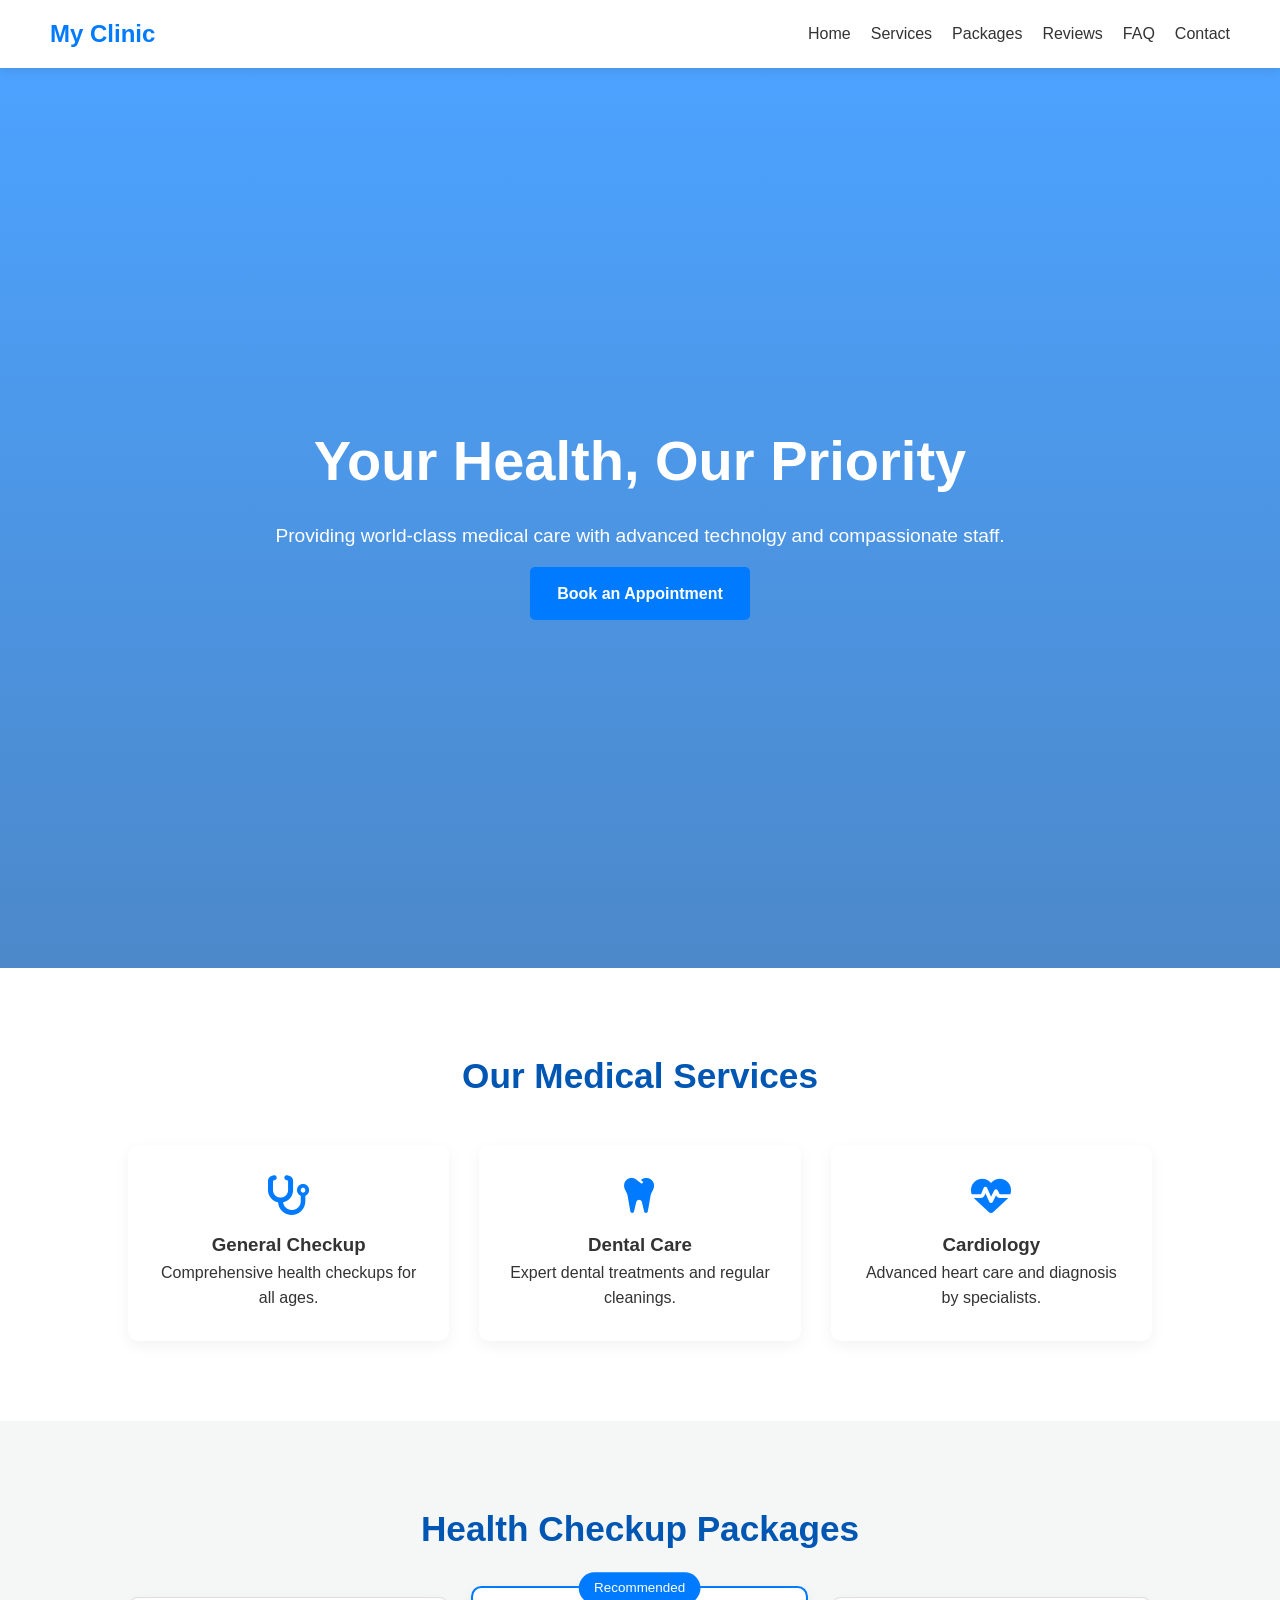
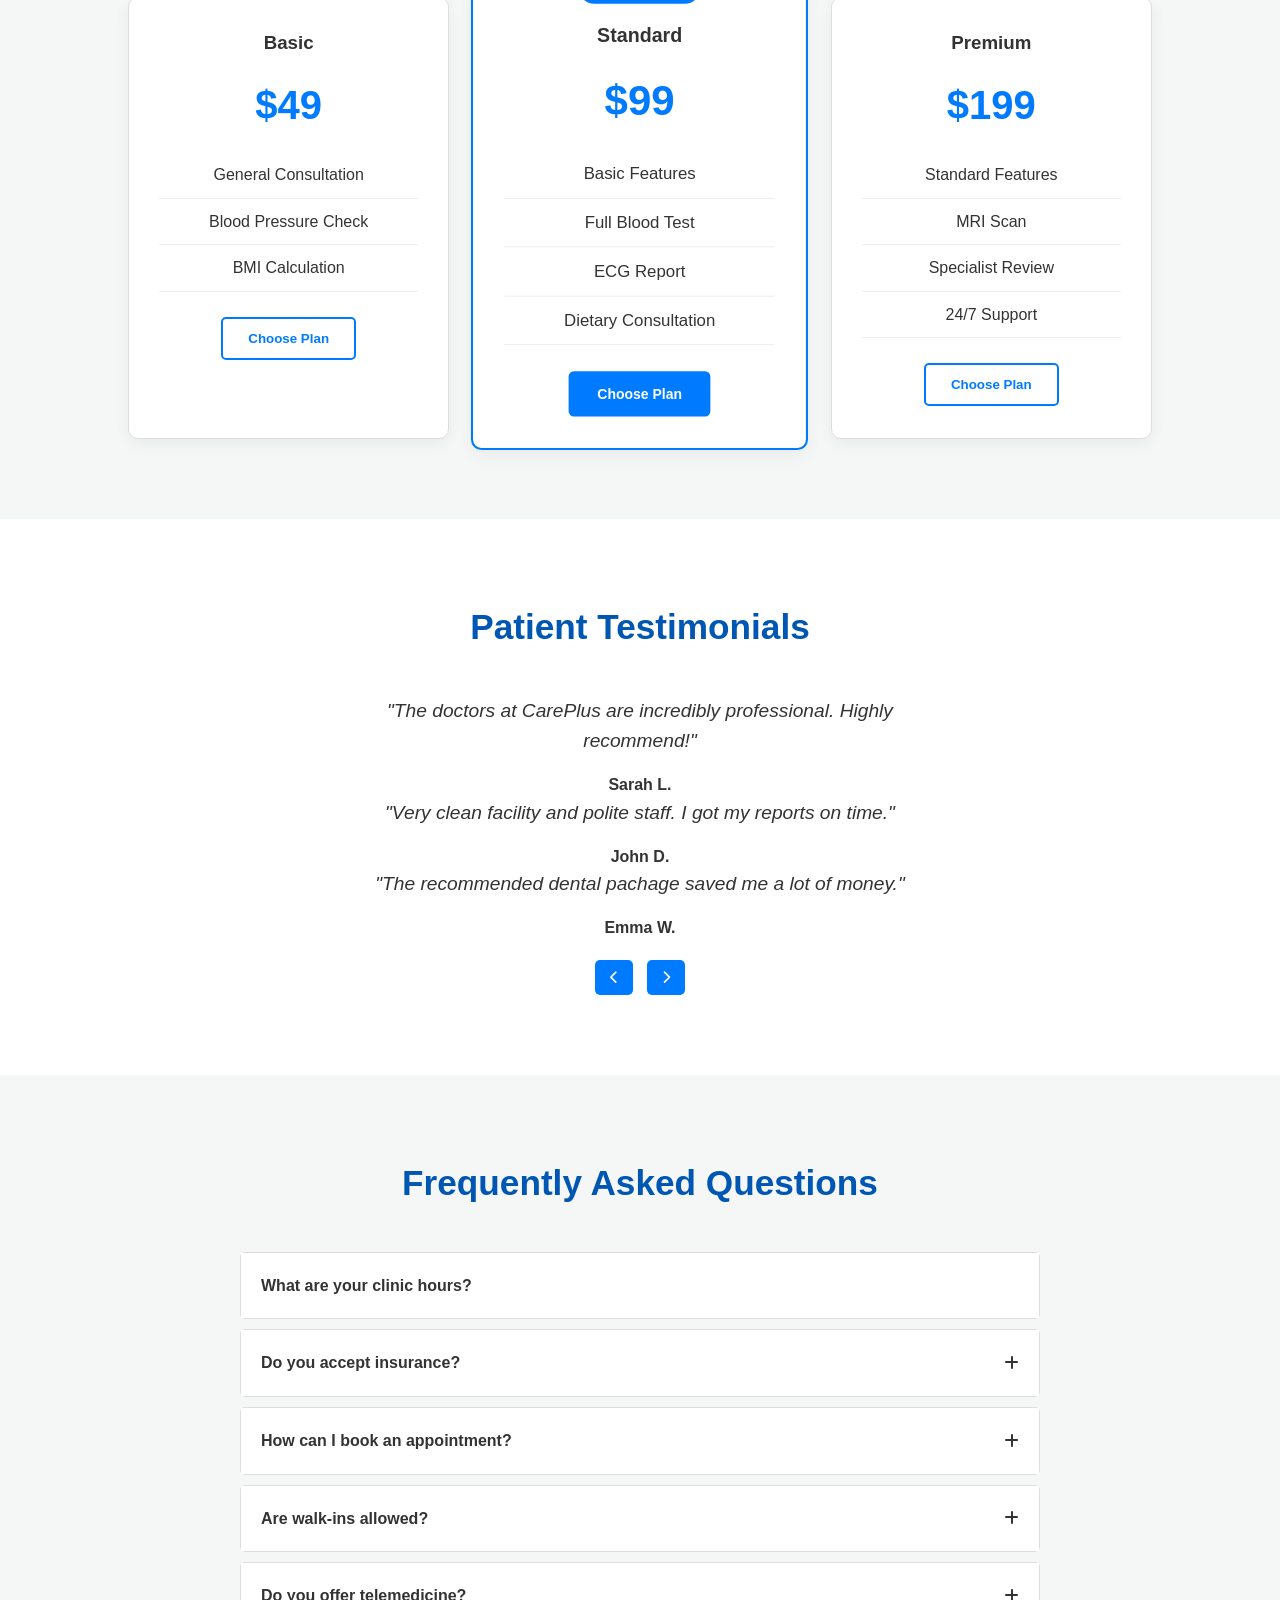
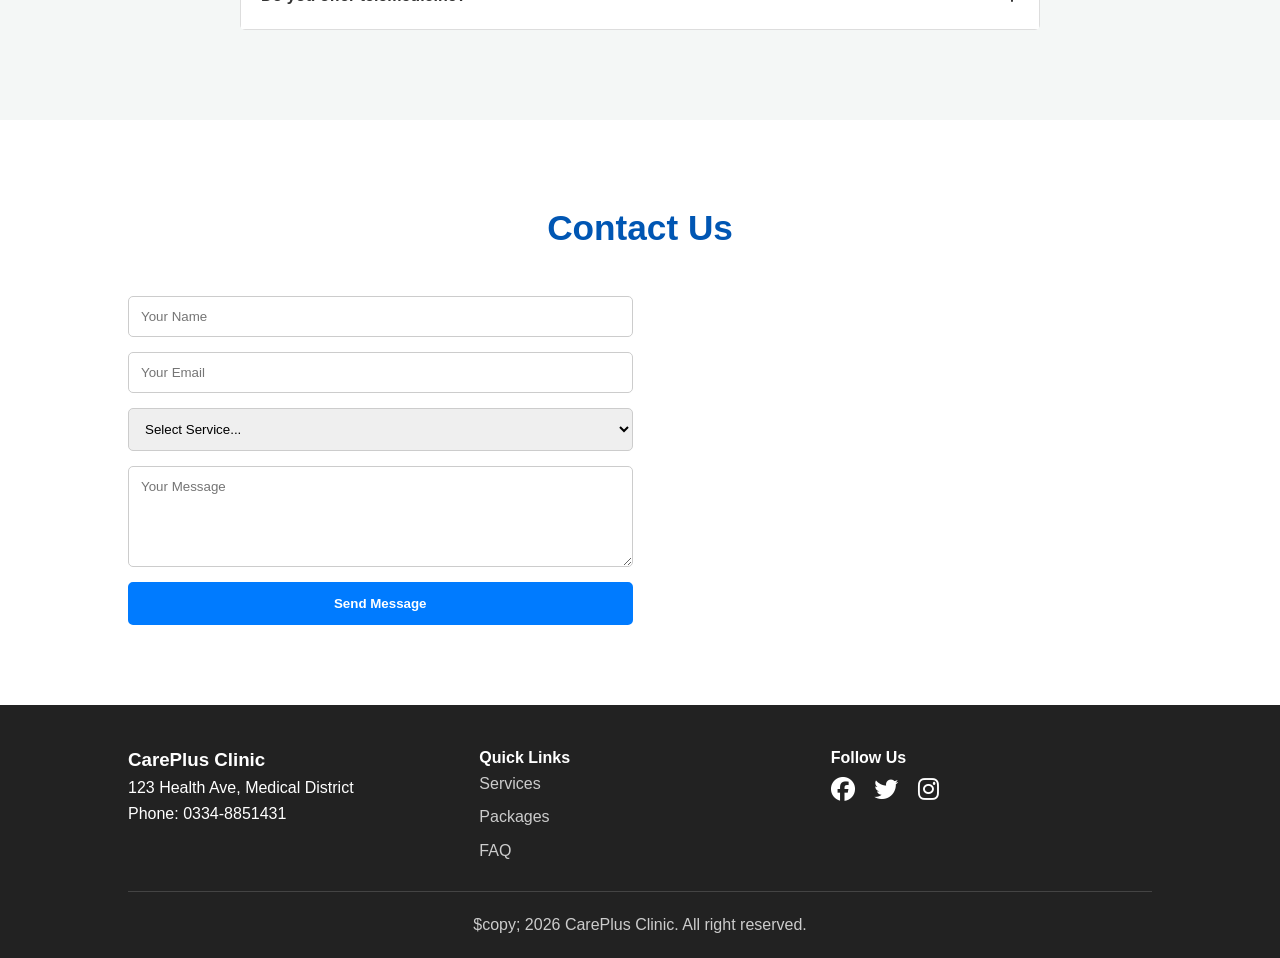
<file: index.html>
<!DOCTYPE html>
<html lang="en">

<head>
    <meta charset="UTF-8">
    <meta name="viewport" content="width=device-width, initial-scale=1.0">
    <title>My Clinic Page </title>
    <link rel="stylesheet" href="style.css">
    <!-- FontAwesom for Icon -->
    <link rel="stylesheet" href="https://cdnjs.cloudflare.com/ajax/libs/font-awesome/6.4.0/css/all.min.css">

</head>

<body>
    <!-- 1. Sticky Navigation -->
    <header class="navbar">
        <div class="logo"> My Clinic </div>
        <nav>
            <ul class="nav-links">
                <li><a href="#hero" class="active">Home</a></li>
                <li><a href="#sevices">Services</a></li>
                <li><a href="#pricing">Packages</a></li>
                <li><a href="#testimonials">Reviews</a></li>
                <li><a href="#faq">FAQ</a></li>
                <li><a href="#contact">Contact</a></li>
            </ul>
        </nav>
        <div class="hamburger">
            <i class="fas fa-bars"></i>
        </div>
    </header>
    <!-- 2. Hero Section -->
    <section id="hero">
        <div class="hero-content">
            <h1>Your Health, Our Priority</h1>
            <p>Providing world-class medical care with advanced technolgy and compassionate staff.</p>
            <a href="#contact" class="cta-btn">Book an Appointment</a>
        </div>
    </section>
    <!-- 3. Services Section -->
    <section id="services" class="section">
        <h2>Our Medical Services</h2>
        <div class="grid-container">
            <div class="card service-card">
                <i class="fas fa-stethoscope"></i>
                <h3>General Checkup</h3>
                <p>Comprehensive health checkups for all ages.</p>
            </div>
            <div class="card service-card">
                <i class="fas fa-tooth"></i>
                <h3>Dental Care</h3>
                <p>Expert dental treatments and regular cleanings.</p>
            </div>
            <div class="card service-card">
                <i class="fas fa-heartbeat"></i>
                <h3>Cardiology</h3>
                <p>Advanced heart care and diagnosis by specialists.</p>
            </div>
        </div>
    </section>
    <!-- 4. Pricing Table (Health Packages) -->
    <section id="pricing" class="section bg-light">
        <h2>Health Checkup Packages</h2>
        <div class="grid-container">
            <div class="card pricing-card">
                <h3>Basic</h3>
                <div class="price">$49</div>
                <ul>
                    <li>General Consultation</li>
                    <li>Blood Pressure Check</li>
                    <li>BMI Calculation</li>
                </ul>
                <button class="cta-btn outline">Choose Plan</button>
            </div>
            <div class="card pricing-card recommended">
                <div class="badge">Recommended</div>
                <h3>Standard</h3>
                <div class="price">$99</div>
                <ul>
                    <li>Basic Features</li>
                    <li>Full Blood Test</li>
                    <li>ECG Report</li>
                    <li>Dietary Consultation</li>
                </ul>
                <button class="cta-btn">Choose Plan</button>
            </div>
            <div class="card pricing-card">
                <h3>Premium</h3>
                <div class="price">$199</div>
                <ul>
                    <li>Standard Features</li>
                    <li>MRI Scan</li>
                    <li>Specialist Review</li>
                    <li>24/7 Support</li>
                </ul>
                <button class="cta-btn outline">Choose Plan</button>
            </div>
        </div>
    </section>
    <!-- 5. Testimonials Slider -->
    <section id="testimonials" class="section">
        <h2>Patient Testimonials</h2>
        <div class="slider-container">
            <div class="slide active-slide">
                <p>"The doctors at CarePlus are incredibly professional. Highly recommend!"</p>
                <h4>Sarah L.</h4>
            </div>
            <div class="slide">
                <p>"Very clean facility and polite staff. I got my reports on time."</p>
                <h4>John D.</h4>
            </div>
            <div class="slide">
                <p>"The recommended dental pachage saved me a lot of money."</p>
                <h4>Emma W.</h4>
            </div>
            <div class="slider-controls">
                <button id="prevBtn"><i class="fas fa-chevron-left"></i></button>
                <button id="nexBtn"><i class="fas fa-chevron-right"></i></button>
            </div>
        </div>
    </section>
    <!-- 6. FAQ Accordion -->
    <section id="faq" class="section bg-light">
        <h2>Frequently Asked Questions</h2>
        <div class="faq-container">
            <div class="faq-item">
                <div class="faq-question">What are your clinic hours?<i fas fa-plus></i></div>
                <div class="faq-answer">
                    <p>We are open Monday to Saturday, from 8:00 AM to 8:00 PM.</p>
                </div>
            </div>
            <div class="faq-item">
                <div class="faq-question">Do you accept insurance?<i class="fas fa-plus"></i></div>
                <div class="faq-answer">
                    <p>Yes, we accept most major health insurance plans</p>
                </div>
            </div>
            <div class="faq-item">
                <div class="faq-question">How can I book an appointment?<i class="fas fa-plus"></i></div>
                <div class="faq-answer">
                    <p>You can book online through our contact form or call us directly.</p>
                </div>
            </div>
            <div class="faq-item">
                <div class="faq-question">Are walk-ins allowed?<i class="fas fa-plus"></i></div>
                <div class="faq-answer">
                    <p>Yes, but we recommend booking an appointment to avoid waiting.</p>
                </div>
            </div>
            <div class="faq-item">
                <div class="faq-question">Do you offer telemedicine?<i class="fas fa-plus"></i></div>
                <div class="faq-answer">
                    <p>Yes, online consultations are available for certain specialists.</p>
                </div>
            </div>
        </div>
    </section>
    <!-- 7. Contact Section -->
    <section id="contact" class="section">
        <h2>Contact Us</h2>
        <div class="contact-container">
            <form class="contact-form">
                <input type="text" placeholder="Your Name" required>
                <input type="email" placeholder="Your Email" required>
                <select required>
                    <option value="">Select Service...</option>
                    <option value="general">General Checkup</option>
                    <option value="dental">Dental</option>
                    <option value="cardio">Cardiology</option>
                </select>
                <textarea rows="5" placeholder="Your Message" required></textarea>
                <button type="submit" class="cta-btn">Send Message</button>
            </form>
            <div class="map-container">
                <!-- Embedded Google Map -->
                <iframe src="https://mapcarta.com/N4464943200/Map" allowfullscreen="" loading="lazy"></iframe>
            </div>
        </div>
    </section>
    <!-- 8. Footer -->
    <footer>
        <div class="footer-content">
            <div class="footer-info">
                <h3>CarePlus Clinic</h3>
                <p>123 Health Ave, Medical District<br>Phone: 0334-8851431</p>
            </div>
            <div class="footer-links">
                <h4>Quick Links</h4>
                <a href="#services">Services</a>
                <a href="#pricing">Packages</a>
                <a href="#faq">FAQ</a>
            </div>
            <div class="footer-social">
                <h4>Follow Us</h4>
                <a href="#"><i class="fab fa-facebook"></i></a>
                <a href="#"><i class="fab fa-twitter"></i></a>
                <a href="#"><i class="fab fa-instagram"></i></a>
            </div>
        </div>
        <div class="footer-bottom">$copy; 2026 CarePlus Clinic. All right reserved.</div>
    </footer>

    <script src="script.js"></script>
</body>

</html>
</file>
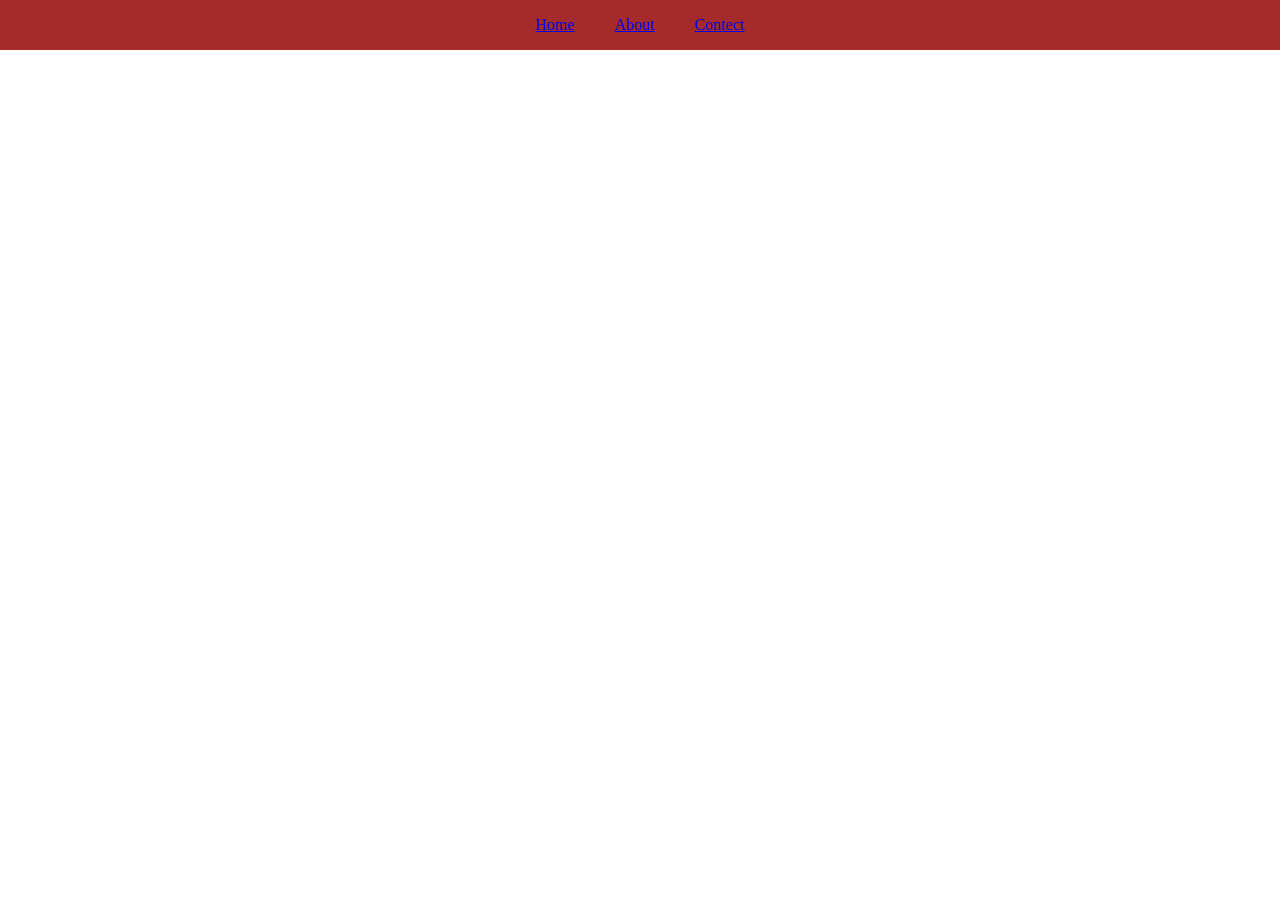
<file: Practice 1/Index.html>
<!DOCTYPE html>
<html lang="en">

<head>
    <meta charset="UTF-8">
    <meta name="viewport" content="width=device-width, initial-scale=1.0">
    <link rel="stylesheet" href="Style.css">
    <title>Practic Page 1</title>
</head>

<body>
    <div class="wrapper">
        <div class="navbar">
            <div><a href="#">Home</a></div>
            <div><a href="#">About</a></div>
            <div><a href="#">Contect</a></div>
        </div>
    </div>
</body>

</html>
</file>
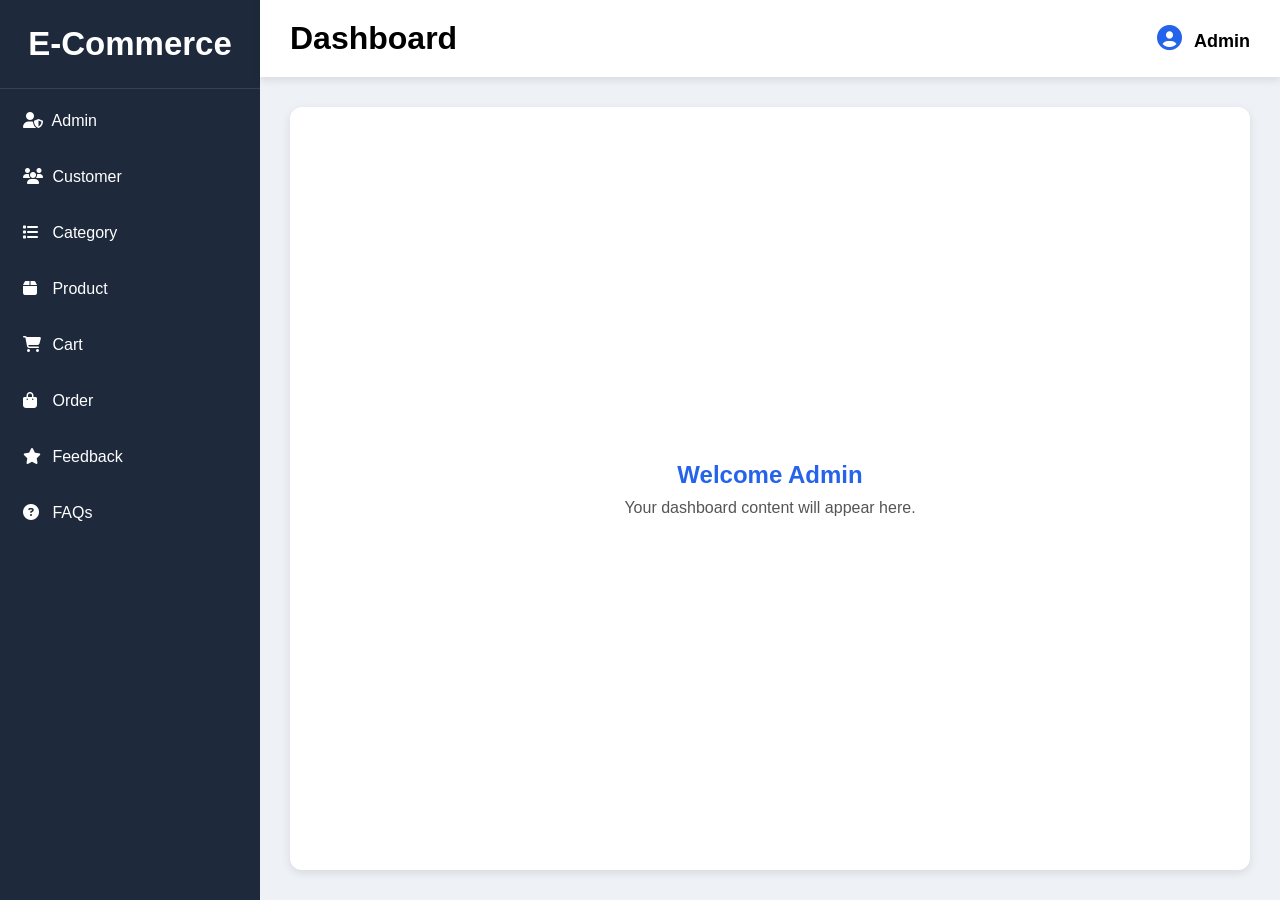
<file: Simple Dashboard/index.html>
<!DOCTYPE html>
<html lang="en">

<head>
    <meta charset="UTF-8">
    <meta name="viewport" content="width=device-width, initial-scale=1.0">
    <title>E-Commerce Dashboard</title>

    <!-- Font Awesome -->
    <link rel="stylesheet" href="https://cdnjs.cloudflare.com/ajax/libs/font-awesome/6.5.2/css/all.min.css">

    <link rel="stylesheet" href="style.css">
</head>

<body>

    <div class="container">

        <!-- Sidebar -->
        <div class="sidebar">

            <div class="logo">
                <h2>E-Commerce</h2>
            </div>

            <ul>

                <li><a href="#"><i class="fa-solid fa-user-shield"></i> Admin</a></li>

                <li><a href="#"><i class="fa-solid fa-users"></i> Customer</a></li>

                <li><a href="#"><i class="fa-solid fa-list"></i> Category</a></li>

                <li><a href="#"><i class="fa-solid fa-box"></i> Product</a></li>

                <li><a href="#"><i class="fa-solid fa-cart-shopping"></i> Cart</a></li>

                <li><a href="#"><i class="fa-solid fa-bag-shopping"></i> Order</a></li>

                <li><a href="#"><i class="fa-solid fa-star"></i> Feedback</a></li>

                <li><a href="#"><i class="fa-solid fa-circle-question"></i> FAQs</a></li>

            </ul>

        </div>

        <!-- Main Area -->
        <div class="main">

            <div class="header">
                <h1>Dashboard</h1>

                <div class="profile">
                    <i class="fa-solid fa-user-circle"></i> Admin
                </div>
            </div>

            <div class="content">

                <h2>Welcome Admin</h2>

                <p>
                    Your dashboard content will appear here.
                </p>

            </div>

        </div>

    </div>

</body>

</html>
</file>
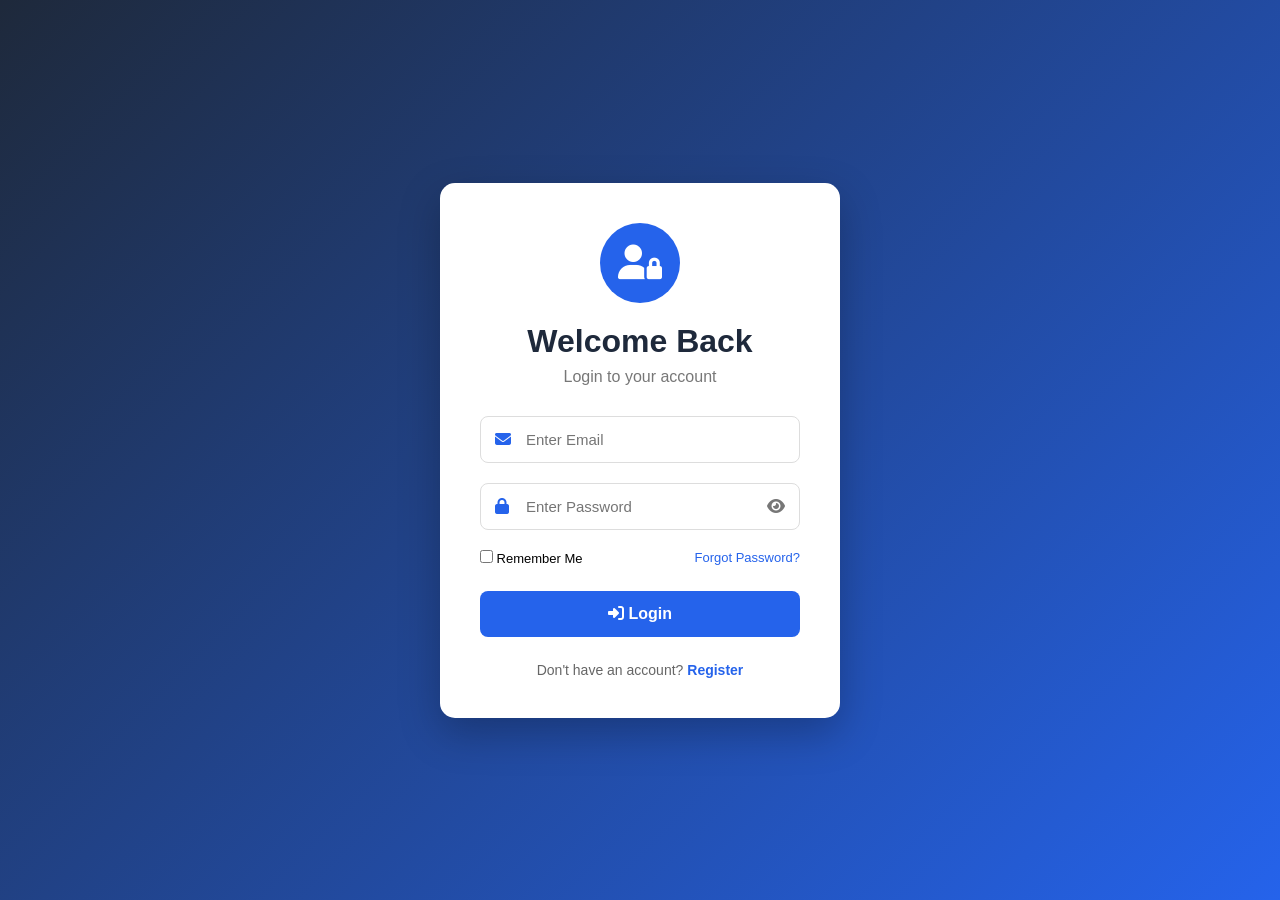
<file: Simple Dashboard/Login.html>
<!DOCTYPE html>
<html lang="en">
<head>
    <meta charset="UTF-8">
    <meta name="viewport" content="width=device-width, initial-scale=1.0">

    <title>Login - E-Commerce</title>

    <link rel="stylesheet"
          href="https://cdnjs.cloudflare.com/ajax/libs/font-awesome/6.5.2/css/all.min.css">

    <link rel="stylesheet" href="login.css">
</head>

<body>

    <div class="login-container">

        <div class="login-box">

            <div class="login-icon">
                <i class="fa-solid fa-user-lock"></i>
            </div>

            <h1>Welcome Back</h1>

            <p class="subtitle">
                Login to your account
            </p>

            <form onsubmit="login(event)">

                <!-- Email -->
                <div class="input-box">
                    <i class="fa-solid fa-envelope"></i>

                    <input type="email"
                           id="email"
                           placeholder="Enter Email"
                           required>
                </div>

                <!-- Password -->
                <div class="input-box">
                    <i class="fa-solid fa-lock"></i>

                    <input type="password"
                           id="password"
                           placeholder="Enter Password"
                           required>

                    <i class="fa-solid fa-eye eye"
                       onclick="showPassword()"></i>
                </div>

                <div class="options">

                    <label>
                        <input type="checkbox">
                        Remember Me
                    </label>

                    <a href="#">Forgot Password?</a>

                </div>

                <button type="submit">
                    <i class="fa-solid fa-right-to-bracket"></i>
                    Login
                </button>

            </form>

            <p class="register">
                Don't have an account?
                <a href="#">Register</a>
            </p>

        </div>

    </div>


    <script>

        function showPassword() {

            let password = document.getElementById("password");

            if (password.type === "password") {
                password.type = "text";
            }
            else {
                password.type = "password";
            }
        }


        function login(event) {

            event.preventDefault();

            let email = document.getElementById("email").value;
            let password = document.getElementById("password").value;

            // Demo login
            if (email === "admin@gmail.com" &&
                password === "12345") {

                window.location.href = "dashboard.html";

            }
            else {

                alert("Invalid Email or Password");

            }
        }

    </script>

</body>
</html>
</file>
<file: style.css>
/* Globle Styles & Variables  */

:root {
    --primary-color: #007bff;
    --secondary-color: #0056b3;
    --text-color: #333;
    --bg-light: #f4f7f6;
    --white: #fff;
    --transition: all 0.3s ease;
}

* {
    margin: 0;
    padding: 0;
    box-sizing: border-box;
    font-family: 'Segoe UI', Tahoma, Geneva, Verdana, sans-serif;
    scroll-behavior: smooth;
}

body {
    color: var(--text-color);
    line-height: 1.6;
}


/* 1. Sticky Navigation */

.navbar {
    position: sticky;
    top: 0;
    background: var(--white);
    padding: 15px 50px;
    display: flex;
    justify-content: space-between;
    align-items: center;
    box-shadow: 0 2px 10px rgba(0, 0, 0, 0.1);
    z-index: 1000;
}

.logo {
    font-size: 1.5rem;
    font-weight: bold;
    color: var(--primary-color);
}

.nav-links {
    list-style: none;
    display: flex;
    gap: 20px;
}

.nav-links a {
    text-decoration: none;
    color: var(--text-color);
    font-weight: 500;
    transition: var(--transition);
}

.nav-links a:hover,
.nav-links a.active {
    color: var(--primary-color);
}

.hamburger {
    display: none;
    font-size: 1.5rem;
    cursor: pointer;
}


/* 2.Hero Section */

#hero {
    height: 100vh;
    background: linear-gradient(rgba(0, 123, 255, 0.7), rgba(0, 86, 179, 0.7)), url('https://images.unsplash.com/photo-151949026892-80bbd2d6fd0d?ixlib=rb-4.0.3&auto=format&fit=crop&w=1920&q=80')center/cover;
    display: flex;
    align-items: center;
    justify-content: center;
    text-align: center;
    color: var(--white);
    padding: 0 20px;
}

.hero-content h1 {
    font-size: 3.5rem;
    margin-bottom: 15px;
}

.hero-content p {
    font-size: 1.2rem;
    margin-bottom: 15px;
}

.cta-btn {
    display: inline-block;
    padding: 12px 25px;
    background: var(--primary-color);
    color: var(--white);
    text-decoration: none;
    border-radius: 5px;
    border: 2px solid var(--primary-color);
    font-weight: bold;
    cursor: pointer;
    transition: var(--transition);
}

.cta-btn:hover {
    background: var(--secondary-color);
}

.cta-btn.outline {
    background: transparent;
    color: var(--primary-color);
}

.cta-btn.cta-btn.outline:hover {
    background: var(--primary-color);
    color: var(--white);
}


/* Reusable Section Styles */

.section {
    padding: 80px 10%;
}

.section h2 {
    text-align: center;
    margin-bottom: 40px;
    font-size: 2.2rem;
    color: var(--secondary-color);
}

.bg-light {
    background: var(--bg-light);
}


/* 3. Services (Grid & Hover */

.grid-container {
    display: grid;
    grid-template-columns: repeat(auto-fit, minmax(300px, 1fr));
    gap: 30px;
}

.card {
    background: var(--white);
    padding: 30px;
    border-radius: 10px;
    box-shadow: 0 5px 15px rgba(0, 0, 0, 0.05);
    text-align: center;
    transition: var(--transition);
}

.service-card:hover {
    transform: translateY(-10px);
    box-shadow: 0 10px 20px rgba(0, 0, 0, 0.1);
}

.service-card i {
    font-size: 2.5rem;
    color: var(--primary-color);
    margin-bottom: 15px;
}


/* 4. Pricing */

.pricing-card {
    position: relative;
    border: 1px solid #ddd;
}

.pricing-card .price {
    font-size: 2.5rem;
    font-weight: bold;
    color: var(--primary-color);
    margin: 15px 0;
}

.pricing-card ul {
    list-style: none;
    margin-bottom: 25px;
}

.pricing-card ul li {
    padding: 10px 0;
    border-bottom: 1px solid #eee;
}

.pricing-card.recommended {
    border: 2px solid var(--primary-color);
    transform: scale(1.05);
}

.badge {
    position: absolute;
    top: -15px;
    left: 50%;
    transform: translateX(-50%);
    background: var(--primary-color);
    color: var(--white);
    padding: 5px 15px;
    border-radius: 20px;
    font-size: 0.8rem;
}


/* 5. Testimonials */

.slider-container {
    max-width: 600px;
    margin: 0 auto;
    text-align: center;
}

.slider {
    display: none;
}

.slider.active-slide {
    display: block;
}

.slide p {
    font-size: 1.2rem;
    font-style: italic;
    margin-bottom: 15px;
}

.slider-controls {
    margin-top: 20px;
}

.slider-controls button {
    background: var(--primary-color);
    color: var(--white);
    border: none;
    padding: 10px 15px;
    margin: 0 5px;
    cursor: pointer;
    border-radius: 5px;
}


/* 6. FAQ Accordion */

.faq-container {
    max-width: 800px;
    margin: 0 auto;
}

.faq-item {
    background: var(--white);
    margin-bottom: 10px;
    border-radius: 5px;
    overflow: hidden;
}

.faq-question {
    padding: 20px;
    font-weight: bold;
    cursor: pointer;
    display: flex;
    justify-content: space-between;
    align-items: center;
    background: var(--white);
    border: 1px solid #ddd;
}

.faq-answer {
    max-height: 0;
    overflow: hidden;
    transition: max-height 0.4s ease;
    background: #fafafa;
    padding: 0 20px;
}

.faq-item.active .faq-answer {
    max-height: 200px;
    padding: 20px;
    border: 1px solid #ddd;
    border-top: none;
}

.faq-item.active .faq-question i {
    transform: rotate(45deg);
    transition: 0.3s;
}


/* 7. Contact Section */

.contact-container {
    display: grid;
    grid-template-columns: 1fr 1fr;
    gap: 15px;
}

.contact-form {
    display: flex;
    flex-direction: column;
    gap: 15px;
}

.contact-form input,
.contact-form select,
.contact-form textarea {
    width: 100%;
    padding: 12px;
    border: 1px solid #ccc;
    border-radius: 5px;
}

.map-container iframe {
    width: 100%;
    height: 100%;
    min-height: 300px;
    border: 0;
    border-radius: 5px;
}


/* 8. Footer */

footer {
    background: #222;
    color: var(--white);
    padding: 40px 10% 20px;
}

.footer-content {
    display: grid;
    grid-template-columns: repeat(auto-fit, minmax(200px, 1fr));
    gap: 30px;
    margin-bottom: 20px;
}

.footer-links a {
    display: block;
    color: #ccc;
    text-decoration: none;
    margin-bottom: 8px;
}

.footer-social a {
    color: var(--white);
    font-size: 1.5rem;
    margin-right: 15px;
}

.footer-bottom {
    text-align: center;
    border-top: 1px solid #444;
    padding-top: 20px;
    color: #ccc;
}


/* Responsiveness */

@media (max-width: 992px) {
    .pricing-card.recommended {
        transform: scale(1);
    }
    .contact-container {
        grid-template-columns: 1fr;
    }
}

@media (max-width: 768px) {
    .nav-links {
        display: none;
        flex-direction: column;
        position: absolute;
        top: 60px;
        left: 0;
        width: 100%;
        background: var(--white);
        text-align: center;
        padding: 20px 0;
        box-shadow: 0 5px 10px rgba(0, 0, 0, 0.1);
    }
    .nav-links.show {
        display: flex;
    }
    .hamburger {
        display: block;
    }
    .hero-content h1 {
        font-size: 2.5rem;
    }
}
</file>
<file: Practice 1/Style.css>
* {
    padding: 0;
    margin: 0;
}

.navbar {
    width: 100%;
    height: 50px;
    background-color: brown;
    justify-content: center;
    align-items: center;
    text-align: center;
    display: flex;
    gap: 40px;
}
</file>
<file: Simple Dashboard/style.css>
* {
    margin: 0;
    padding: 0;
    box-sizing: border-box;
    font-family: Arial, Helvetica, sans-serif;
}

body {
    background: #eef2f7;
}

.container {
    display: flex;
    height: 100vh;
}


/* Sidebar */

.sidebar {
    width: 260px;
    background: #1e293b;
    color: white;
}

.logo {
    text-align: center;
    padding: 25px;
    font-size: 22px;
    border-bottom: 1px solid #334155;
}

.sidebar ul {
    list-style: none;
}

.sidebar ul li {
    margin: 8px;
}

.sidebar ul li a {
    display: block;
    padding: 15px;
    color: white;
    text-decoration: none;
    border-radius: 8px;
    transition: .3s;
}

.sidebar ul li a:hover {
    background: #2563eb;
    padding-left: 25px;
}

.sidebar i {
    width: 25px;
}


/* Main */

.main {
    flex: 1;
    display: flex;
    flex-direction: column;
}


/* Header */

.header {
    background: white;
    padding: 20px 30px;
    display: flex;
    justify-content: space-between;
    align-items: center;
    box-shadow: 0 3px 8px rgba(0, 0, 0, .1);
}

.profile {
    font-size: 18px;
    font-weight: bold;
}

.profile i {
    color: #2563eb;
    margin-right: 8px;
    font-size: 25px;
}


/* Content */

.content {
    margin: 30px;
    background: white;
    height: 100%;
    border-radius: 12px;
    display: flex;
    flex-direction: column;
    justify-content: center;
    align-items: center;
    box-shadow: 0 3px 10px rgba(0, 0, 0, .1);
}

.content h2 {
    color: #2563eb;
    margin-bottom: 10px;
}

.content p {
    color: #555;
}


/* Responsive */

@media(max-width:768px) {
    .container {
        flex-direction: column;
    }
    .sidebar {
        width: 100%;
    }
    .sidebar ul {
        display: flex;
        overflow: auto;
    }
    .sidebar ul li {
        flex: 1;
    }
    .header {
        flex-direction: column;
        gap: 10px;
    }
}
</file>
<file: Simple Dashboard/login.css>
* {
    margin: 0;
    padding: 0;
    box-sizing: border-box;
    font-family: Arial, Helvetica, sans-serif;
}

body {
    background: #eef2f7;
}

.login-container {
    width: 100%;
    min-height: 100vh;

    display: flex;
    justify-content: center;
    align-items: center;

    background: linear-gradient(135deg, #1e293b, #2563eb);
}

.login-box {

    width: 400px;

    background: white;

    padding: 40px;

    border-radius: 15px;

    box-shadow: 0 15px 40px rgba(0, 0, 0, 0.25);

    text-align: center;
}

.login-icon {

    width: 80px;
    height: 80px;

    margin: 0 auto 20px;

    border-radius: 50%;

    background: #2563eb;

    display: flex;
    justify-content: center;
    align-items: center;

    color: white;

    font-size: 35px;
}

.login-box h1 {

    color: #1e293b;

    margin-bottom: 8px;
}

.subtitle {

    color: #777;

    margin-bottom: 30px;
}

/* Input */

.input-box {

    position: relative;

    margin-bottom: 20px;
}

.input-box > i:first-child {

    position: absolute;

    left: 15px;
    top: 50%;

    transform: translateY(-50%);

    color: #2563eb;
}

.input-box input {

    width: 100%;

    padding: 14px 45px;

    border: 1px solid #ddd;

    border-radius: 8px;

    outline: none;

    font-size: 15px;

    transition: .3s;
}

.input-box input:focus {

    border-color: #2563eb;

    box-shadow: 0 0 5px rgba(37, 99, 235, .3);
}

.eye {

    position: absolute;

    right: 15px;
    top: 50%;

    transform: translateY(-50%);

    color: #777;

    cursor: pointer;
}

/* Options */

.options {

    display: flex;

    justify-content: space-between;

    align-items: center;

    font-size: 13px;

    margin-bottom: 25px;
}

.options a {

    color: #2563eb;

    text-decoration: none;
}

.options a:hover {

    text-decoration: underline;
}

/* Button */

button {

    width: 100%;

    padding: 14px;

    border: none;

    border-radius: 8px;

    background: #2563eb;

    color: white;

    font-size: 16px;

    font-weight: bold;

    cursor: pointer;

    transition: .3s;
}

button:hover {

    background: #1d4ed8;

    transform: translateY(-2px);
}

/* Register */

.register {

    margin-top: 25px;

    color: #666;

    font-size: 14px;
}

.register a {

    color: #2563eb;

    text-decoration: none;

    font-weight: bold;
}

/* Mobile */

@media (max-width: 500px) {

    .login-box {

        width: 90%;

        padding: 30px 20px;
    }

    .options {

        flex-direction: column;

        gap: 10px;
    }
}
</file>
